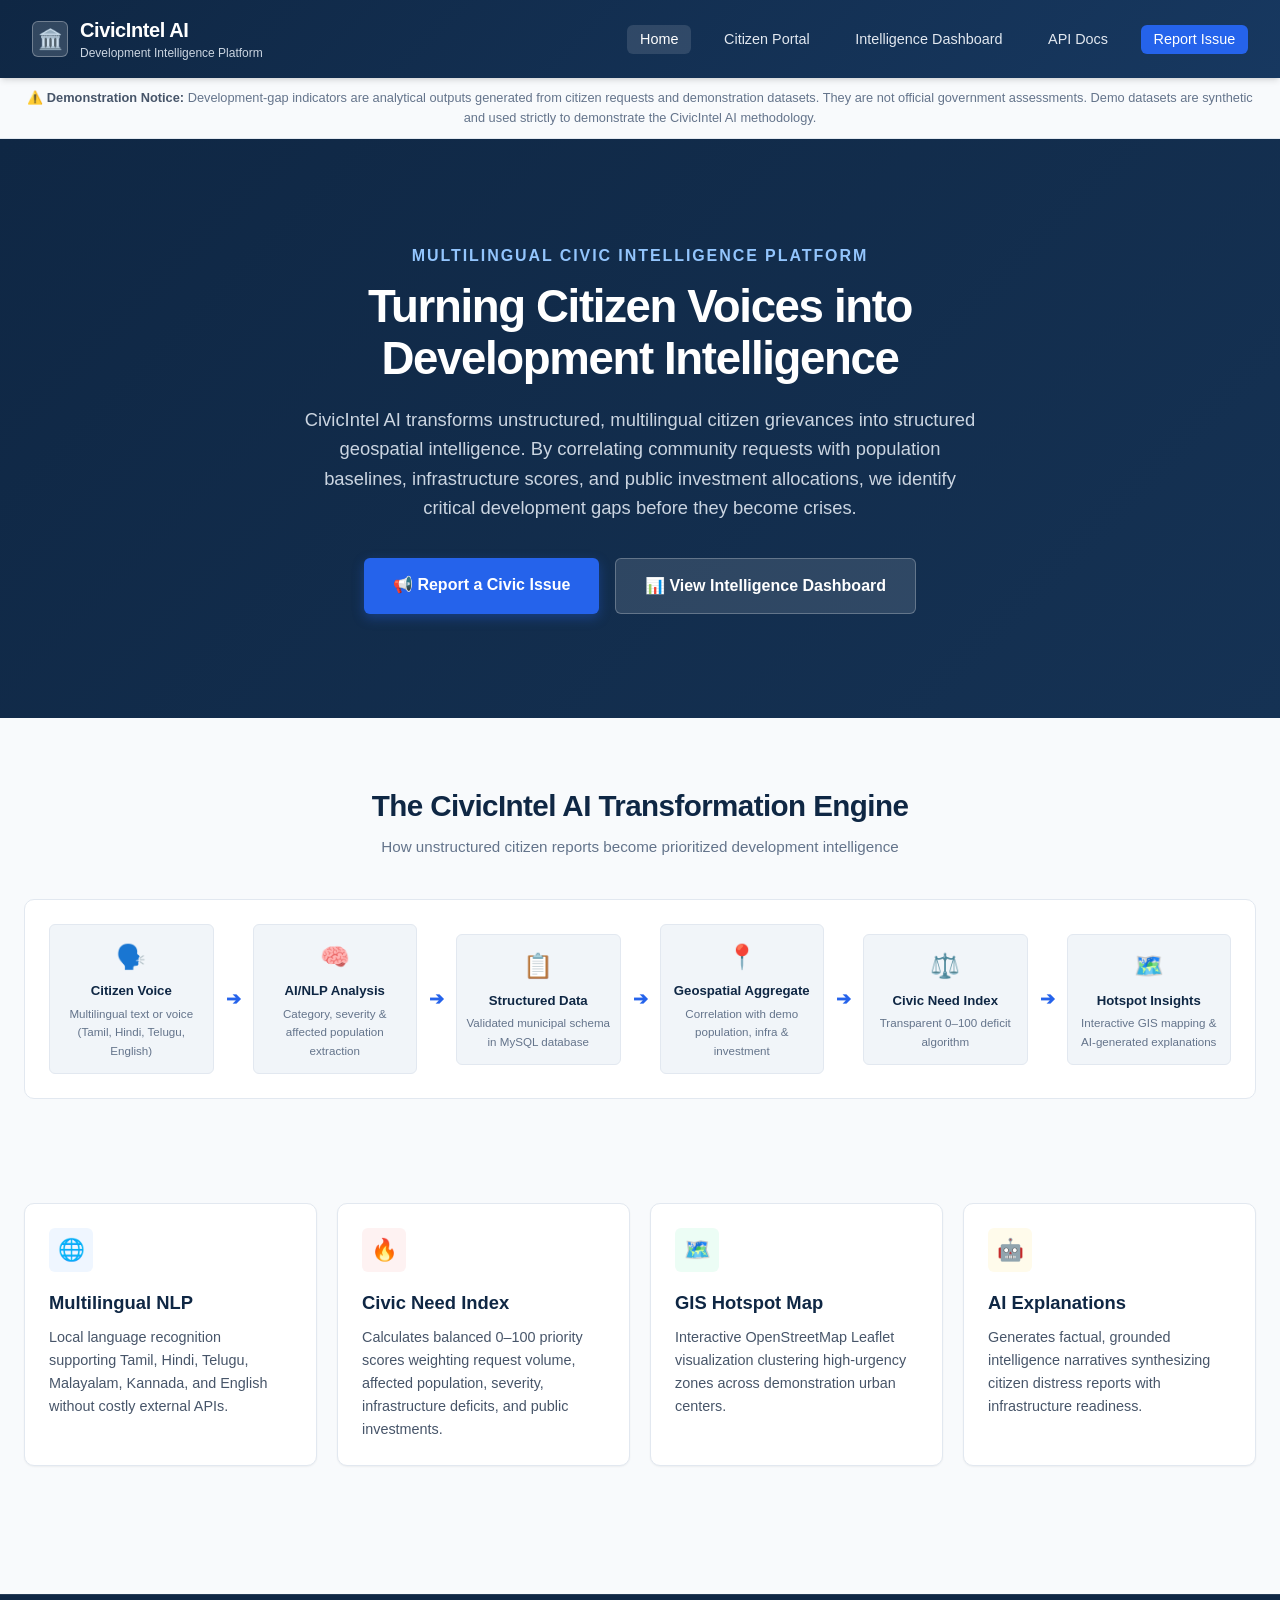
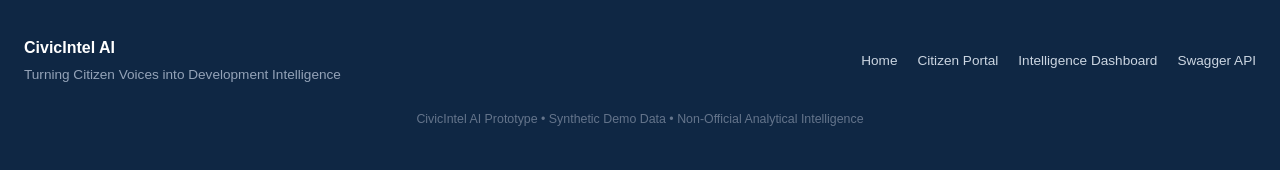
<file: frontend/index.html>
<!DOCTYPE html>
<html lang="en">
<head>
    <meta charset="UTF-8">
    <meta name="viewport" content="width=device-width, initial-scale=1.0">
    <title>CivicIntel AI — Turning Citizen Voices into Development Intelligence</title>
    <link rel="stylesheet" href="css/style.css">
</head>
<body>

    <!-- Navigation Header -->
    <header class="navbar">
        <a href="index.html" class="nav-brand">
            <div class="brand-icon">🏛️</div>
            <div class="brand-text">
                <h1>CivicIntel AI</h1>
                <p>Development Intelligence Platform</p>
            </div>
        </a>
        <nav>
            <ul class="nav-links">
                <li><a href="index.html" class="active">Home</a></li>
                <li><a href="citizen.html">Citizen Portal</a></li>
                <li><a href="dashboard.html">Intelligence Dashboard</a></li>
                <li><a href="https://civicintel-ai-production.up.railway.app/docs" target="_blank">API Docs</a></li>
                <li><a href="citizen.html" class="nav-cta">Report Issue</a></li>
            </ul>
        </nav>
    </header>

    <!-- Synthetic Data Disclaimer Banner -->
    <aside class="disclaimer-banner" role="note" aria-label="Dataset Disclaimer">
        <span>⚠️ <strong>Demonstration Notice:</strong> Development-gap indicators are analytical outputs generated from citizen requests and demonstration datasets. They are not official government assessments. Demo datasets are synthetic and used strictly to demonstrate the CivicIntel AI methodology.</span>
    </aside>

    <!-- Hero Section -->
    <main>
    <section class="hero">
        <div class="container">
            <p class="hero-tagline">Multilingual Civic Intelligence Platform</p>
            <h1 class="hero-title">Turning Citizen Voices into Development Intelligence</h1>
            <p class="hero-desc">
                CivicIntel AI transforms unstructured, multilingual citizen grievances into structured geospatial intelligence. By correlating community requests with population baselines, infrastructure scores, and public investment allocations, we identify critical development gaps before they become crises.
            </p>
            <div class="hero-actions">
                <a href="citizen.html" class="btn-hero-primary">📢 Report a Civic Issue</a>
                <a href="dashboard.html" class="btn-hero-secondary">📊 View Intelligence Dashboard</a>
            </div>
        </div>
    </section>

    <!-- Transformation Methodology Pipeline -->
    <section class="container" style="margin-top: 2rem;">
        <div class="page-header" style="text-align: center; margin-bottom: 1.5rem;">
            <h2 class="page-title">The CivicIntel AI Transformation Engine</h2>
            <p class="page-subtitle">How unstructured citizen reports become prioritized development intelligence</p>
        </div>

        <div class="pipeline-diagram">
            <div class="pipeline-step">
                <div style="font-size: 1.5rem; margin-bottom: 4px;">🗣️</div>
                <div class="pipeline-step-title">Citizen Voice</div>
                <div class="pipeline-step-desc">Multilingual text or voice (Tamil, Hindi, Telugu, English)</div>
            </div>
            <div class="pipeline-arrow">➔</div>

            <div class="pipeline-step">
                <div style="font-size: 1.5rem; margin-bottom: 4px;">🧠</div>
                <div class="pipeline-step-title">AI/NLP Analysis</div>
                <div class="pipeline-step-desc">Category, severity & affected population extraction</div>
            </div>
            <div class="pipeline-arrow">➔</div>

            <div class="pipeline-step">
                <div style="font-size: 1.5rem; margin-bottom: 4px;">📋</div>
                <div class="pipeline-step-title">Structured Data</div>
                <div class="pipeline-step-desc">Validated municipal schema in MySQL database</div>
            </div>
            <div class="pipeline-arrow">➔</div>

            <div class="pipeline-step">
                <div style="font-size: 1.5rem; margin-bottom: 4px;">📍</div>
                <div class="pipeline-step-title">Geospatial Aggregate</div>
                <div class="pipeline-step-desc">Correlation with demo population, infra & investment</div>
            </div>
            <div class="pipeline-arrow">➔</div>

            <div class="pipeline-step">
                <div style="font-size: 1.5rem; margin-bottom: 4px;">⚖️</div>
                <div class="pipeline-step-title">Civic Need Index</div>
                <div class="pipeline-step-desc">Transparent 0–100 deficit algorithm</div>
            </div>
            <div class="pipeline-arrow">➔</div>

            <div class="pipeline-step">
                <div style="font-size: 1.5rem; margin-bottom: 4px;">🗺️</div>
                <div class="pipeline-step-title">Hotspot Insights</div>
                <div class="pipeline-step-desc">Interactive GIS mapping & AI-generated explanations</div>
            </div>
        </div>
    </section>

    <!-- Core Features Grid -->
    <section class="container">
        <div class="kpi-grid">
            <div class="card" style="margin-bottom: 0;">
                <div class="kpi-icon icon-blue" style="margin-bottom: 1rem;">🌐</div>
                <h3 style="font-size: 1.15rem; color: var(--primary); margin-bottom: 0.5rem;">Multilingual NLP</h3>
                <p style="font-size: 0.9rem; color: var(--text-secondary);">
                    Local language recognition supporting Tamil, Hindi, Telugu, Malayalam, Kannada, and English without costly external APIs.
                </p>
            </div>

            <div class="card" style="margin-bottom: 0;">
                <div class="kpi-icon icon-red" style="margin-bottom: 1rem;">🔥</div>
                <h3 style="font-size: 1.15rem; color: var(--primary); margin-bottom: 0.5rem;">Civic Need Index</h3>
                <p style="font-size: 0.9rem; color: var(--text-secondary);">
                    Calculates balanced 0–100 priority scores weighting request volume, affected population, severity, infrastructure deficits, and public investments.
                </p>
            </div>

            <div class="card" style="margin-bottom: 0;">
                <div class="kpi-icon icon-green" style="margin-bottom: 1rem;">🗺️</div>
                <h3 style="font-size: 1.15rem; color: var(--primary); margin-bottom: 0.5rem;">GIS Hotspot Map</h3>
                <p style="font-size: 0.9rem; color: var(--text-secondary);">
                    Interactive OpenStreetMap Leaflet visualization clustering high-urgency zones across demonstration urban centers.
                </p>
            </div>

            <div class="card" style="margin-bottom: 0;">
                <div class="kpi-icon icon-amber" style="margin-bottom: 1rem;">🤖</div>
                <h3 style="font-size: 1.15rem; color: var(--primary); margin-bottom: 0.5rem;">AI Explanations</h3>
                <p style="font-size: 0.9rem; color: var(--text-secondary);">
                    Generates factual, grounded intelligence narratives synthesizing citizen distress reports with infrastructure readiness.
                </p>
            </div>
        </div>
    </section>
    </main>

    <!-- Footer -->
    <footer>
        <div class="footer-content">
            <div>
                <strong style="color: white; font-size: 1rem;">CivicIntel AI</strong>
                <p style="margin-top: 4px;">Turning Citizen Voices into Development Intelligence</p>
            </div>
            <div class="footer-links">
                <a href="index.html">Home</a>
                <a href="citizen.html">Citizen Portal</a>
                <a href="dashboard.html">Intelligence Dashboard</a>
                <a href="https://civicintel-ai-production.up.railway.app/docs" target="_blank">Swagger API</a>
            </div>
        </div>
        <div style="text-align: center; margin-top: 1.5rem; font-size: 0.775rem; color: #64748b;">
            CivicIntel AI Prototype &bull; Synthetic Demo Data &bull; Non-Official Analytical Intelligence
        </div>
    </footer>

</body>
</html>
</file>
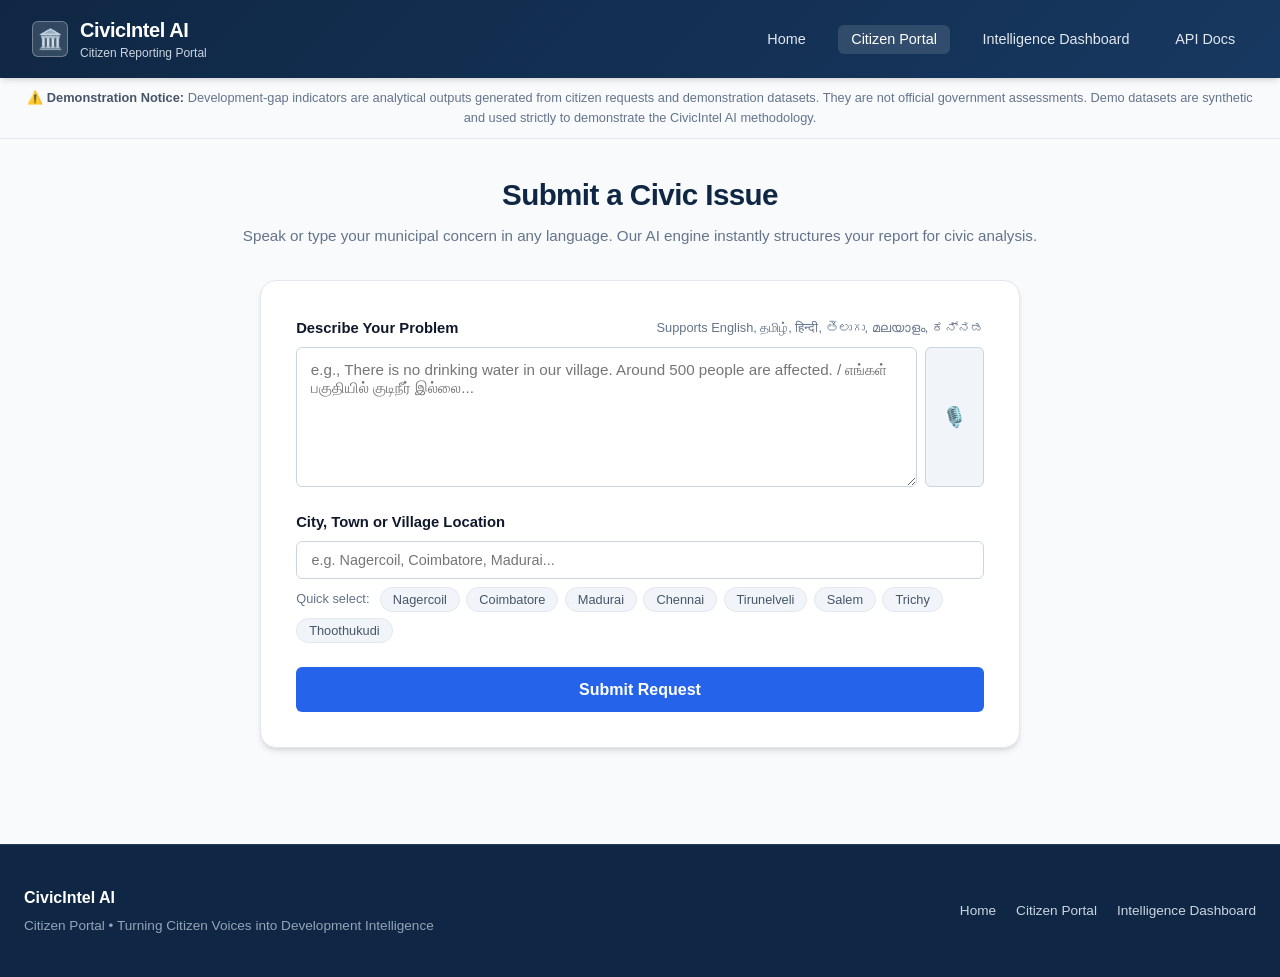
<file: frontend/citizen.html>
<!DOCTYPE html>
<html lang="en">
<head>
    <meta charset="UTF-8">
    <meta name="viewport" content="width=device-width, initial-scale=1.0">
    <title>Report Civic Issue — CivicIntel AI</title>
    <link rel="stylesheet" href="css/style.css">
</head>
<body>

    <!-- Navigation Header -->
    <header class="navbar">
        <a href="index.html" class="nav-brand">
            <div class="brand-icon">🏛️</div>
            <div class="brand-text">
                <h1>CivicIntel AI</h1>
                <p>Citizen Reporting Portal</p>
            </div>
        </a>
        <nav>
            <ul class="nav-links">
                <li><a href="index.html">Home</a></li>
                <li><a href="citizen.html" class="active">Citizen Portal</a></li>
                <li><a href="dashboard.html">Intelligence Dashboard</a></li>
                <li><a href="http://127.0.0.1:8000/docs" target="_blank">API Docs</a></li>
            </ul>
        </nav>
    </header>

    <!-- Synthetic Data Disclaimer Banner -->
    <aside class="disclaimer-banner" role="note" aria-label="Dataset Disclaimer">
        <span>⚠️ <strong>Demonstration Notice:</strong> Development-gap indicators are analytical outputs generated from citizen requests and demonstration datasets. They are not official government assessments. Demo datasets are synthetic and used strictly to demonstrate the CivicIntel AI methodology.</span>
    </aside>

    <main class="container">
        <div class="page-header" style="text-align: center;">
            <h2 class="page-title">Submit a Civic Issue</h2>
            <p class="page-subtitle">Speak or type your municipal concern in any language. Our AI engine instantly structures your report for civic analysis.</p>
        </div>

        <div id="formAlert" class="alert-box" style="display: none; max-width: 760px; margin: 0 auto 1.5rem;"></div>

        <div class="form-card">
            <form id="citizenRequestForm">
                <!-- Problem Description -->
                <div class="form-group">
                    <div style="display: flex; justify-content: space-between; align-items: center; margin-bottom: 0.4rem;">
                        <label for="requestText" class="form-label" style="margin-bottom: 0;">Describe Your Problem</label>
                        <span style="font-size: 0.8rem; color: var(--text-muted);">Supports English, தமிழ், हिन्दी, తెలుగు, മലയാളം, ಕನ್ನಡ</span>
                    </div>

                    <div class="input-with-action">
                        <textarea
                            id="requestText"
                            class="form-textarea"
                            placeholder="e.g., There is no drinking water in our village. Around 500 people are affected. / எங்கள் பகுதியில் குடிநீர் இல்லை..."
                            required
                        ></textarea>
                        <button type="button" id="voiceInputBtn" class="btn-mic" title="Click to speak (Voice-to-Text)">
                            🎙️
                        </button>
                    </div>

                    <div id="voiceStatus" style="display: none; font-size: 0.825rem; color: var(--accent); margin-top: 0.35rem; font-weight: 500;"></div>
                </div>

                <!-- Location Field -->
                <div class="form-group">
                    <label for="requestLocation" class="form-label">City, Town or Village Location</label>
                    <input
                        type="text"
                        id="requestLocation"
                        class="search-input"
                        placeholder="e.g. Nagercoil, Coimbatore, Madurai..."
                        required
                    >
                    <div class="location-chips">
                        <span style="font-size: 0.8rem; color: var(--text-muted); align-self: center; margin-right: 4px;">Quick select:</span>
                        <button type="button" class="chip" data-loc="Nagercoil">Nagercoil</button>
                        <button type="button" class="chip" data-loc="Coimbatore">Coimbatore</button>
                        <button type="button" class="chip" data-loc="Madurai">Madurai</button>
                        <button type="button" class="chip" data-loc="Chennai">Chennai</button>
                        <button type="button" class="chip" data-loc="Tirunelveli">Tirunelveli</button>
                        <button type="button" class="chip" data-loc="Salem">Salem</button>
                        <button type="button" class="chip" data-loc="Trichy">Trichy</button>
                        <button type="button" class="chip" data-loc="Thoothukudi">Thoothukudi</button>
                    </div>
                </div>

                <button type="submit" id="submitBtn" class="btn-primary">
                    Submit Request
                </button>
            </form>

            <!-- Real-time AI Intelligence Output Breakdown -->
            <div id="resultCard" class="result-card">
                <div class="result-header">
                    <span style="font-size: 1.5rem;">✅</span>
                    <div>
                        <h3 style="margin: 0; font-size: 1.15rem; color: var(--primary);">Request Received & Analyzed</h3>
                        <p style="font-size: 0.825rem; color: var(--text-muted); margin: 0;">Unstructured voice/text converted into structured municipal intelligence</p>
                    </div>
                </div>

                <div class="result-grid">
                    <div class="result-metric">
                        <div class="result-metric-label">Detected Category</div>
                        <div id="resCategory" class="result-metric-value">—</div>
                    </div>

                    <div class="result-metric">
                        <div class="result-metric-label">Severity Level</div>
                        <div style="margin-top: 0.35rem;">
                            <span id="resSeverity" class="badge badge-low">—</span>
                        </div>
                    </div>

                    <div class="result-metric">
                        <div class="result-metric-label">Affected Population</div>
                        <div id="resPeople" class="result-metric-value">—</div>
                    </div>

                    <div class="result-metric">
                        <div class="result-metric-label">Detected Language</div>
                        <div id="resLanguage" class="result-metric-value">—</div>
                    </div>

                    <div class="result-metric" style="grid-column: 1 / -1;">
                        <div class="result-metric-label">Recommended Development Need</div>
                        <div id="resNeed" class="result-metric-value" style="color: var(--accent); font-size: 1.05rem;">—</div>
                    </div>

                    <div class="result-metric">
                        <div class="result-metric-label">Target Location</div>
                        <div id="resLocation" class="result-metric-value">—</div>
                    </div>

                    <div class="result-metric">
                        <div class="result-metric-label">Status</div>
                        <div id="resStatus" class="result-metric-value" style="color: var(--success);">Analyzed</div>
                    </div>
                </div>

                <div style="margin-top: 1.5rem; display: flex; gap: 0.75rem; justify-content: flex-end;">
                    <button type="button" class="btn-secondary" onclick="document.getElementById('citizenRequestForm').reset(); document.getElementById('resultCard').classList.remove('visible');">
                        Submit Another
                    </button>
                    <a href="dashboard.html" class="btn-hero-primary" style="padding: 0.6rem 1.2rem; font-size: 0.9rem;">
                        View on Dashboard
                    </a>
                </div>
            </div>
        </div>
    </main>

    <!-- Footer -->
    <footer>
        <div class="footer-content">
            <div>
                <strong style="color: white; font-size: 1rem;">CivicIntel AI</strong>
                <p style="margin-top: 4px;">Citizen Portal &bull; Turning Citizen Voices into Development Intelligence</p>
            </div>
            <div class="footer-links">
                <a href="index.html">Home</a>
                <a href="citizen.html">Citizen Portal</a>
                <a href="dashboard.html">Intelligence Dashboard</a>
            </div>
        </div>
    </footer>

    <script src="js/api.js"></script>
    <script src="js/citizen.js"></script>
</body>
</html>
</file>
<file: frontend/css/style.css>
/* ==========================================================================
   CivicIntel AI - Modern Civic Intelligence Platform Stylesheet
   Tagline: Turning Citizen Voices into Development Intelligence
   ========================================================================== */

:root {
    --primary: #0f2744;
    --primary-light: #1e3d63;
    --accent: #2563eb;
    --accent-hover: #1d4ed8;
    --accent-soft: #eff6ff;
    
    --success: #059669;
    --success-bg: #ecfdf5;
    --warning: #d97706;
    --warning-bg: #fffbeb;
    --danger: #dc2626;
    --danger-bg: #fef2f2;
    --info: #0284c7;
    --info-bg: #f0f9ff;
    
    --bg-page: #f8fafc;
    --bg-surface: #ffffff;
    --bg-surface-alt: #f1f5f9;
    
    --text-primary: #0f172a;
    --text-secondary: #475569;
    --text-muted: #64748b;
    --text-white: #ffffff;
    
    --border-subtle: #e2e8f0;
    --border-strong: #cbd5e1;
    
    --shadow-sm: 0 1px 2px 0 rgb(0 0 0 / 0.05);
    --shadow-md: 0 4px 6px -1px rgb(0 0 0 / 0.1), 0 2px 4px -2px rgb(0 0 0 / 0.1);
    --shadow-lg: 0 10px 15px -3px rgb(0 0 0 / 0.1), 0 4px 6px -4px rgb(0 0 0 / 0.1);
    
    --radius-sm: 6px;
    --radius-md: 10px;
    --radius-lg: 16px;
    --radius-full: 9999px;
    
    --font-main: -apple-system, BlinkMacSystemFont, "Segoe UI", Roboto, "Helvetica Neue", Arial, sans-serif;
}

* {
    box-sizing: border-box;
    margin: 0;
    padding: 0;
}

body {
    font-family: var(--font-main);
    background-color: var(--bg-page);
    color: var(--text-primary);
    line-height: 1.6;
    -webkit-font-smoothing: antialiased;
}

/* ==========================================================================
   Navigation Bar
   ========================================================================== */
.navbar {
    background: linear-gradient(135deg, var(--primary) 0%, #173860 100%);
    color: var(--text-white);
    padding: 0.9rem 2rem;
    display: flex;
    justify-content: space-between;
    align-items: center;
    position: sticky;
    top: 0;
    z-index: 1000;
    box-shadow: var(--shadow-md);
}

.nav-brand {
    display: flex;
    align-items: center;
    gap: 0.75rem;
    text-decoration: none;
    color: var(--text-white);
}

.brand-icon {
    width: 36px;
    height: 36px;
    background: rgba(255, 255, 255, 0.15);
    border: 1px solid rgba(255, 255, 255, 0.3);
    border-radius: var(--radius-sm);
    display: flex;
    align-items: center;
    justify-content: center;
    font-size: 1.25rem;
}

.brand-text h1 {
    font-size: 1.25rem;
    font-weight: 700;
    letter-spacing: -0.02em;
}

.brand-text p {
    font-size: 0.75rem;
    color: #cbd5e1;
    margin-top: -2px;
}

.nav-links {
    display: flex;
    align-items: center;
    gap: 1.25rem;
    list-style: none;
}

.nav-links a {
    color: #e2e8f0;
    text-decoration: none;
    font-size: 0.9rem;
    font-weight: 500;
    padding: 0.4rem 0.8rem;
    border-radius: var(--radius-sm);
    transition: all 0.2s ease;
}

.nav-links a:hover,
.nav-links a.active {
    color: var(--text-white);
    background: rgba(255, 255, 255, 0.12);
}

.nav-cta {
    background: var(--accent) !important;
    color: var(--text-white) !important;
}

.nav-cta:hover {
    background: var(--accent-hover) !important;
}

/* ==========================================================================
   Disclaimers & Banners
   ========================================================================== */
.disclaimer-banner {
    background: #f8fafc;
    border-bottom: 1px solid var(--border-subtle);
    padding: 0.6rem 1.5rem;
    font-size: 0.8rem;
    color: var(--text-muted);
    display: flex;
    align-items: center;
    justify-content: center;
    gap: 0.5rem;
    text-align: center;
}

.disclaimer-banner strong {
    color: var(--text-secondary);
}

/* ==========================================================================
   Containers & Grids
   ========================================================================== */
.container {
    max-width: 1320px;
    margin: 0 auto;
    padding: 2rem 1.5rem;
}

.page-header {
    margin-bottom: 2rem;
}

.page-title {
    font-size: 1.85rem;
    font-weight: 700;
    color: var(--primary);
    letter-spacing: -0.02em;
}

.page-subtitle {
    font-size: 0.95rem;
    color: var(--text-muted);
    margin-top: 0.35rem;
}

/* ==========================================================================
   KPI Summary Cards
   ========================================================================== */
.kpi-grid {
    display: grid;
    grid-template-columns: repeat(auto-fit, minmax(240px, 1fr));
    gap: 1.25rem;
    margin-bottom: 2rem;
}

.kpi-card {
    background: var(--bg-surface);
    border: 1px solid var(--border-subtle);
    border-radius: var(--radius-md);
    padding: 1.4rem;
    box-shadow: var(--shadow-sm);
    display: flex;
    align-items: flex-start;
    justify-content: space-between;
    transition: transform 0.2s, box-shadow 0.2s;
}

.kpi-card:hover {
    transform: translateY(-2px);
    box-shadow: var(--shadow-md);
}

.kpi-label {
    font-size: 0.825rem;
    font-weight: 600;
    text-transform: uppercase;
    letter-spacing: 0.05em;
    color: var(--text-muted);
    margin-bottom: 0.4rem;
}

.kpi-value {
    font-size: 2.1rem;
    font-weight: 800;
    color: var(--primary);
    line-height: 1.1;
}

.kpi-subtext {
    font-size: 0.8rem;
    color: var(--text-muted);
    margin-top: 0.4rem;
}

.kpi-icon {
    width: 44px;
    height: 44px;
    border-radius: var(--radius-sm);
    display: flex;
    align-items: center;
    justify-content: center;
    font-size: 1.35rem;
}

.icon-blue { background: var(--accent-soft); color: var(--accent); }
.icon-red { background: var(--danger-bg); color: var(--danger); }
.icon-green { background: var(--success-bg); color: var(--success); }
.icon-amber { background: var(--warning-bg); color: var(--warning); }

/* ==========================================================================
   Section Cards
   ========================================================================== */
.card {
    background: var(--bg-surface);
    border: 1px solid var(--border-subtle);
    border-radius: var(--radius-md);
    padding: 1.5rem;
    margin-bottom: 2rem;
    box-shadow: var(--shadow-sm);
}

.card-header {
    display: flex;
    justify-content: space-between;
    align-items: center;
    margin-bottom: 1.25rem;
    border-bottom: 1px solid var(--border-subtle);
    padding-bottom: 0.75rem;
}

.card-title {
    font-size: 1.2rem;
    font-weight: 700;
    color: var(--primary);
}

.card-subtitle {
    font-size: 0.85rem;
    color: var(--text-muted);
}

/* ==========================================================================
   Charts Grid
   ========================================================================== */
.charts-grid {
    display: grid;
    grid-template-columns: repeat(2, 1fr);
    gap: 1.5rem;
    margin-bottom: 2rem;
}

@media (max-width: 900px) {
    .charts-grid {
        grid-template-columns: 1fr;
    }
}

.chart-container {
    position: relative;
    height: 280px;
    width: 100%;
}

/* ==========================================================================
   Filters & Search
   ========================================================================== */
.filters-bar {
    display: flex;
    gap: 0.75rem;
    flex-wrap: wrap;
    align-items: center;
    margin-bottom: 1.25rem;
    background: var(--bg-surface);
    padding: 1rem;
    border-radius: var(--radius-md);
    border: 1px solid var(--border-subtle);
}

.search-box {
    flex: 1 1 240px;
    position: relative;
}

.search-input {
    width: 100%;
    padding: 0.6rem 0.9rem;
    border: 1px solid var(--border-strong);
    border-radius: var(--radius-sm);
    font-size: 0.9rem;
    font-family: inherit;
    outline: none;
    transition: border-color 0.2s;
}

.search-input:focus {
    border-color: var(--accent);
    box-shadow: 0 0 0 3px rgba(37, 99, 235, 0.15);
}

.filter-select {
    padding: 0.6rem 0.9rem;
    border: 1px solid var(--border-strong);
    border-radius: var(--radius-sm);
    background: var(--bg-surface);
    font-size: 0.9rem;
    font-family: inherit;
    color: var(--text-primary);
    cursor: pointer;
    outline: none;
}

.filter-select:focus {
    border-color: var(--accent);
}

.btn-secondary {
    background: var(--bg-surface-alt);
    border: 1px solid var(--border-strong);
    color: var(--text-secondary);
    padding: 0.6rem 1rem;
    border-radius: var(--radius-sm);
    cursor: pointer;
    font-size: 0.875rem;
    font-weight: 500;
    transition: all 0.2s;
}

.btn-secondary:hover {
    background: #e2e8f0;
    color: var(--text-primary);
}

/* ==========================================================================
   Data Tables
   ========================================================================== */
.table-responsive {
    overflow-x: auto;
    width: 100%;
}

table {
    width: 100%;
    border-collapse: collapse;
    font-size: 0.9rem;
    text-align: left;
}

th {
    background-color: #f8fafc;
    color: var(--text-muted);
    font-weight: 600;
    font-size: 0.8rem;
    text-transform: uppercase;
    letter-spacing: 0.04em;
    padding: 0.85rem 1rem;
    border-bottom: 1px solid var(--border-subtle);
}

td {
    padding: 0.9rem 1rem;
    border-bottom: 1px solid var(--border-subtle);
    color: var(--text-secondary);
}

tr:hover td {
    background-color: #f8fafc;
}

/* ==========================================================================
   Badges & Pills
   ========================================================================== */
.badge {
    display: inline-flex;
    align-items: center;
    padding: 0.25rem 0.65rem;
    font-size: 0.775rem;
    font-weight: 600;
    border-radius: var(--radius-full);
    line-height: 1;
}

.badge-high {
    background: var(--danger-bg);
    color: var(--danger);
    border: 1px solid rgba(220, 38, 38, 0.2);
}

.badge-medium {
    background: var(--warning-bg);
    color: var(--warning);
    border: 1px solid rgba(217, 119, 6, 0.2);
}

.badge-low {
    background: var(--success-bg);
    color: var(--success);
    border: 1px solid rgba(5, 150, 105, 0.2);
}

.badge-neutral {
    background: var(--bg-surface-alt);
    color: var(--text-secondary);
    border: 1px solid var(--border-subtle);
}

.badge-cni-tier1 {
    background: #fee2e2;
    color: #991b1b;
    font-weight: 700;
}

.badge-cni-tier2 {
    background: #fef3c7;
    color: #92400e;
    font-weight: 700;
}

.badge-cni-tier3 {
    background: #dcfce7;
    color: #166534;
    font-weight: 700;
}

/* ==========================================================================
   Map Container
   ========================================================================== */
#map {
    width: 100%;
    height: 480px;
    border-radius: var(--radius-md);
    border: 1px solid var(--border-subtle);
    z-index: 1;
}

.map-popup-card {
    font-family: var(--font-main);
    line-height: 1.4;
    min-width: 220px;
}

.map-popup-title {
    font-weight: 700;
    font-size: 1.05rem;
    color: var(--primary);
    margin-bottom: 0.35rem;
}

.map-popup-badge {
    margin-bottom: 0.5rem;
    display: inline-block;
}

.map-popup-row {
    font-size: 0.85rem;
    color: var(--text-secondary);
    margin-bottom: 0.2rem;
    display: flex;
    justify-content: space-between;
}

/* ==========================================================================
   Modals
   ========================================================================== */
.modal-overlay {
    position: fixed;
    top: 0;
    left: 0;
    right: 0;
    bottom: 0;
    background: rgba(15, 23, 42, 0.6);
    backdrop-filter: blur(4px);
    display: none;
    align-items: center;
    justify-content: center;
    z-index: 2000;
    padding: 1rem;
}

.modal-content {
    background: var(--bg-surface);
    border-radius: var(--radius-lg);
    box-shadow: var(--shadow-lg);
    max-width: 720px;
    width: 100%;
    max-height: 90vh;
    overflow-y: auto;
    border: 1px solid var(--border-subtle);
}

.modal-header {
    padding: 1.25rem 1.5rem;
    border-bottom: 1px solid var(--border-subtle);
    display: flex;
    justify-content: space-between;
    align-items: center;
}

.modal-title {
    font-size: 1.3rem;
    font-weight: 700;
    color: var(--primary);
}

.modal-close {
    background: none;
    border: none;
    font-size: 1.5rem;
    color: var(--text-muted);
    cursor: pointer;
    line-height: 1;
}

.modal-body {
    padding: 1.5rem;
}

/* ==========================================================================
   Forms & Citizen Portal
   ========================================================================== */
.form-card {
    background: var(--bg-surface);
    border-radius: var(--radius-lg);
    border: 1px solid var(--border-subtle);
    box-shadow: var(--shadow-md);
    padding: 2.2rem;
    max-width: 760px;
    margin: 0 auto;
}

.form-group {
    margin-bottom: 1.5rem;
}

.form-label {
    display: block;
    font-size: 0.925rem;
    font-weight: 600;
    color: var(--text-primary);
    margin-bottom: 0.45rem;
}

.form-textarea {
    width: 100%;
    min-height: 140px;
    padding: 0.85rem;
    border: 1px solid var(--border-strong);
    border-radius: var(--radius-sm);
    font-size: 0.95rem;
    font-family: inherit;
    resize: vertical;
    outline: none;
    transition: border-color 0.2s;
}

.form-textarea:focus {
    border-color: var(--accent);
    box-shadow: 0 0 0 3px rgba(37, 99, 235, 0.15);
}

.input-with-action {
    display: flex;
    gap: 0.5rem;
}

.btn-mic {
    background: var(--bg-surface-alt);
    border: 1px solid var(--border-strong);
    border-radius: var(--radius-sm);
    padding: 0 1rem;
    font-size: 1.25rem;
    cursor: pointer;
    display: flex;
    align-items: center;
    justify-content: center;
    transition: all 0.2s;
}

.btn-mic:hover {
    background: #e2e8f0;
}

.btn-mic.recording {
    background: var(--danger-bg);
    border-color: var(--danger);
    color: var(--danger);
    animation: pulse 1.5s infinite;
}

@keyframes pulse {
    0% { transform: scale(1); }
    50% { transform: scale(1.08); }
    100% { transform: scale(1); }
}

.btn-primary {
    background: var(--accent);
    color: var(--text-white);
    border: none;
    padding: 0.85rem 1.6rem;
    font-size: 1rem;
    font-weight: 600;
    border-radius: var(--radius-sm);
    cursor: pointer;
    transition: background-color 0.2s, transform 0.1s;
    width: 100%;
}

.btn-primary:hover {
    background: var(--accent-hover);
}

.btn-primary:active {
    transform: translateY(1px);
}

.location-chips {
    display: flex;
    flex-wrap: wrap;
    gap: 0.4rem;
    margin-top: 0.5rem;
}

.chip {
    background: var(--bg-surface-alt);
    border: 1px solid var(--border-subtle);
    border-radius: var(--radius-full);
    padding: 0.25rem 0.75rem;
    font-size: 0.8rem;
    cursor: pointer;
    color: var(--text-secondary);
    transition: all 0.15s;
}

.chip:hover {
    background: var(--accent-soft);
    color: var(--accent);
    border-color: var(--accent);
}

/* ==========================================================================
   Intelligence Result Breakdown
   ========================================================================== */
.result-card {
    background: #f8fafc;
    border: 1px solid #cbd5e1;
    border-radius: var(--radius-md);
    padding: 1.5rem;
    margin-top: 2rem;
    display: none;
}

.result-card.visible {
    display: block;
    animation: fadeIn 0.3s ease-out;
}

@keyframes fadeIn {
    from { opacity: 0; transform: translateY(6px); }
    to { opacity: 1; transform: translateY(0); }
}

.result-header {
    display: flex;
    align-items: center;
    gap: 0.75rem;
    margin-bottom: 1.25rem;
    padding-bottom: 0.75rem;
    border-bottom: 1px solid var(--border-subtle);
}

.result-header h3 {
    color: var(--success);
    font-size: 1.2rem;
}

.result-grid {
    display: grid;
    grid-template-columns: repeat(auto-fit, minmax(180px, 1fr));
    gap: 1rem;
}

.result-metric {
    background: var(--bg-surface);
    padding: 0.9rem;
    border-radius: var(--radius-sm);
    border: 1px solid var(--border-subtle);
}

.result-metric-label {
    font-size: 0.75rem;
    font-weight: 600;
    text-transform: uppercase;
    color: var(--text-muted);
}

.result-metric-value {
    font-size: 1.15rem;
    font-weight: 700;
    color: var(--primary);
    margin-top: 0.2rem;
}

/* ==========================================================================
   Hero & Landing Page
   ========================================================================== */
.hero {
    background: linear-gradient(135deg, var(--primary) 0%, #153254 100%);
    color: var(--text-white);
    padding: 4.5rem 1.5rem;
    text-align: center;
}

.hero-tagline {
    font-size: 1rem;
    text-transform: uppercase;
    letter-spacing: 0.12em;
    color: #93c5fd;
    font-weight: 700;
    margin-bottom: 0.75rem;
}

.hero-title {
    font-size: 2.85rem;
    font-weight: 800;
    letter-spacing: -0.03em;
    max-width: 820px;
    margin: 0 auto 1.2rem;
    line-height: 1.15;
}

.hero-desc {
    font-size: 1.15rem;
    color: #cbd5e1;
    max-width: 680px;
    margin: 0 auto 2.2rem;
    font-weight: 400;
}

.hero-actions {
    display: flex;
    justify-content: center;
    gap: 1rem;
    flex-wrap: wrap;
}

.btn-hero-primary {
    background: var(--accent);
    color: var(--text-white);
    padding: 0.9rem 1.8rem;
    font-size: 1rem;
    font-weight: 600;
    border-radius: var(--radius-sm);
    text-decoration: none;
    transition: all 0.2s;
    box-shadow: 0 4px 12px rgba(37, 99, 235, 0.35);
}

.btn-hero-primary:hover {
    background: var(--accent-hover);
    transform: translateY(-2px);
}

.btn-hero-secondary {
    background: rgba(255, 255, 255, 0.12);
    color: var(--text-white);
    border: 1px solid rgba(255, 255, 255, 0.25);
    padding: 0.9rem 1.8rem;
    font-size: 1rem;
    font-weight: 600;
    border-radius: var(--radius-sm);
    text-decoration: none;
    transition: all 0.2s;
}

.btn-hero-secondary:hover {
    background: rgba(255, 255, 255, 0.2);
    transform: translateY(-2px);
}

.pipeline-diagram {
    display: flex;
    align-items: center;
    justify-content: space-between;
    flex-wrap: wrap;
    gap: 0.75rem;
    margin: 2.5rem 0;
    padding: 1.5rem;
    background: var(--bg-surface);
    border-radius: var(--radius-md);
    border: 1px solid var(--border-subtle);
}

.pipeline-step {
    flex: 1 1 120px;
    text-align: center;
    padding: 0.8rem 0.5rem;
    background: var(--bg-surface-alt);
    border-radius: var(--radius-sm);
    border: 1px solid var(--border-subtle);
}

.pipeline-step-title {
    font-size: 0.825rem;
    font-weight: 700;
    color: var(--primary);
}

.pipeline-step-desc {
    font-size: 0.725rem;
    color: var(--text-muted);
    margin-top: 0.2rem;
}

.pipeline-arrow {
    color: var(--accent);
    font-weight: 800;
    font-size: 1.1rem;
}

/* ==========================================================================
   Footer
   ========================================================================== */
footer {
    background: var(--primary);
    color: #94a3b8;
    padding: 2.5rem 1.5rem;
    margin-top: 4rem;
    font-size: 0.85rem;
    border-top: 1px solid rgba(255, 255, 255, 0.1);
}

.footer-content {
    max-width: 1320px;
    margin: 0 auto;
    display: flex;
    justify-content: space-between;
    align-items: center;
    flex-wrap: wrap;
    gap: 1.5rem;
}

.footer-links {
    display: flex;
    gap: 1.25rem;
}

.footer-links a {
    color: #cbd5e1;
    text-decoration: none;
}

.footer-links a:hover {
    color: var(--text-white);
}

/* ==========================================================================
   Alerts & Notifications
   ========================================================================== */
.alert-box {
    padding: 0.85rem 1.2rem;
    border-radius: var(--radius-sm);
    margin-bottom: 1rem;
    font-size: 0.9rem;
    display: flex;
    align-items: center;
    gap: 0.75rem;
}

.alert-success { background: var(--success-bg); color: var(--success); border: 1px solid rgba(5, 150, 105, 0.2); }
.alert-error { background: var(--danger-bg); color: var(--danger); border: 1px solid rgba(220, 38, 38, 0.2); }
.alert-warning { background: var(--warning-bg); color: var(--warning); border: 1px solid rgba(217, 119, 6, 0.2); }
.alert-info { background: var(--info-bg); color: var(--info); border: 1px solid rgba(2, 132, 199, 0.2); }
</file>
